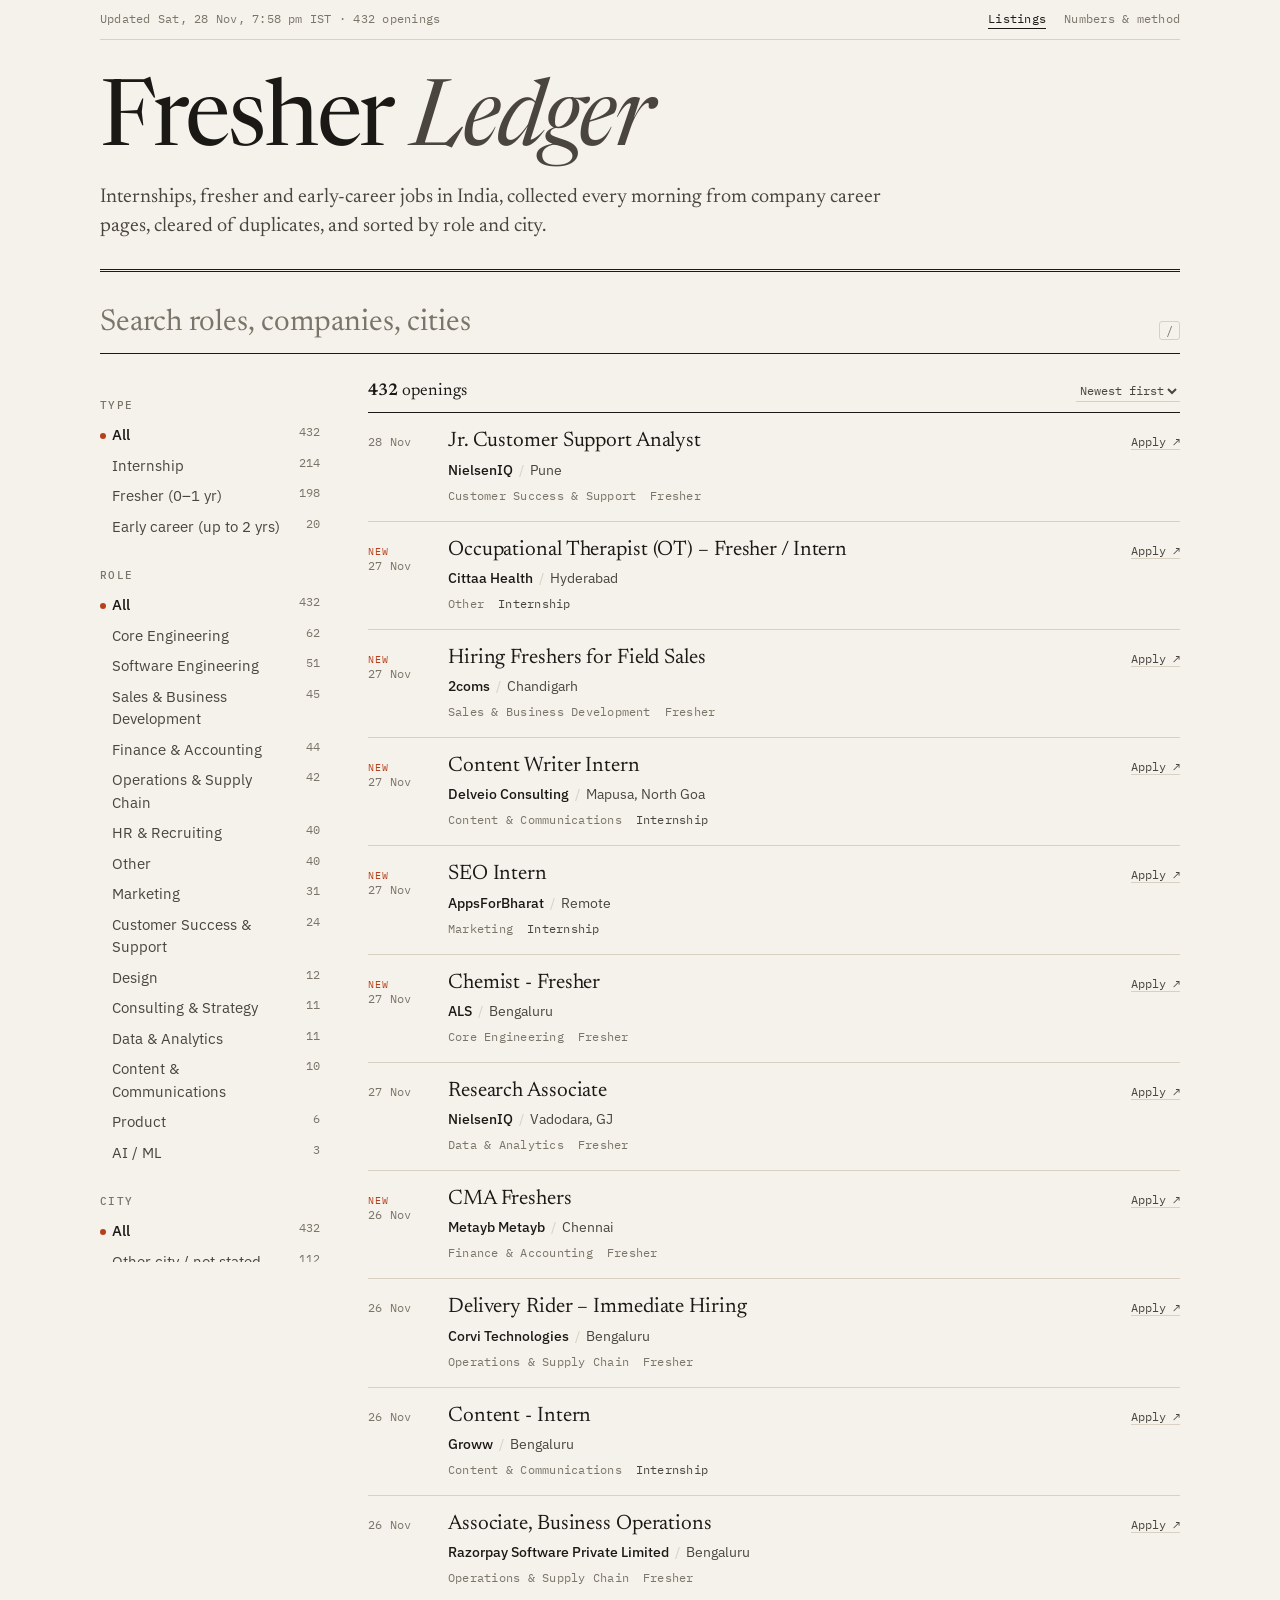
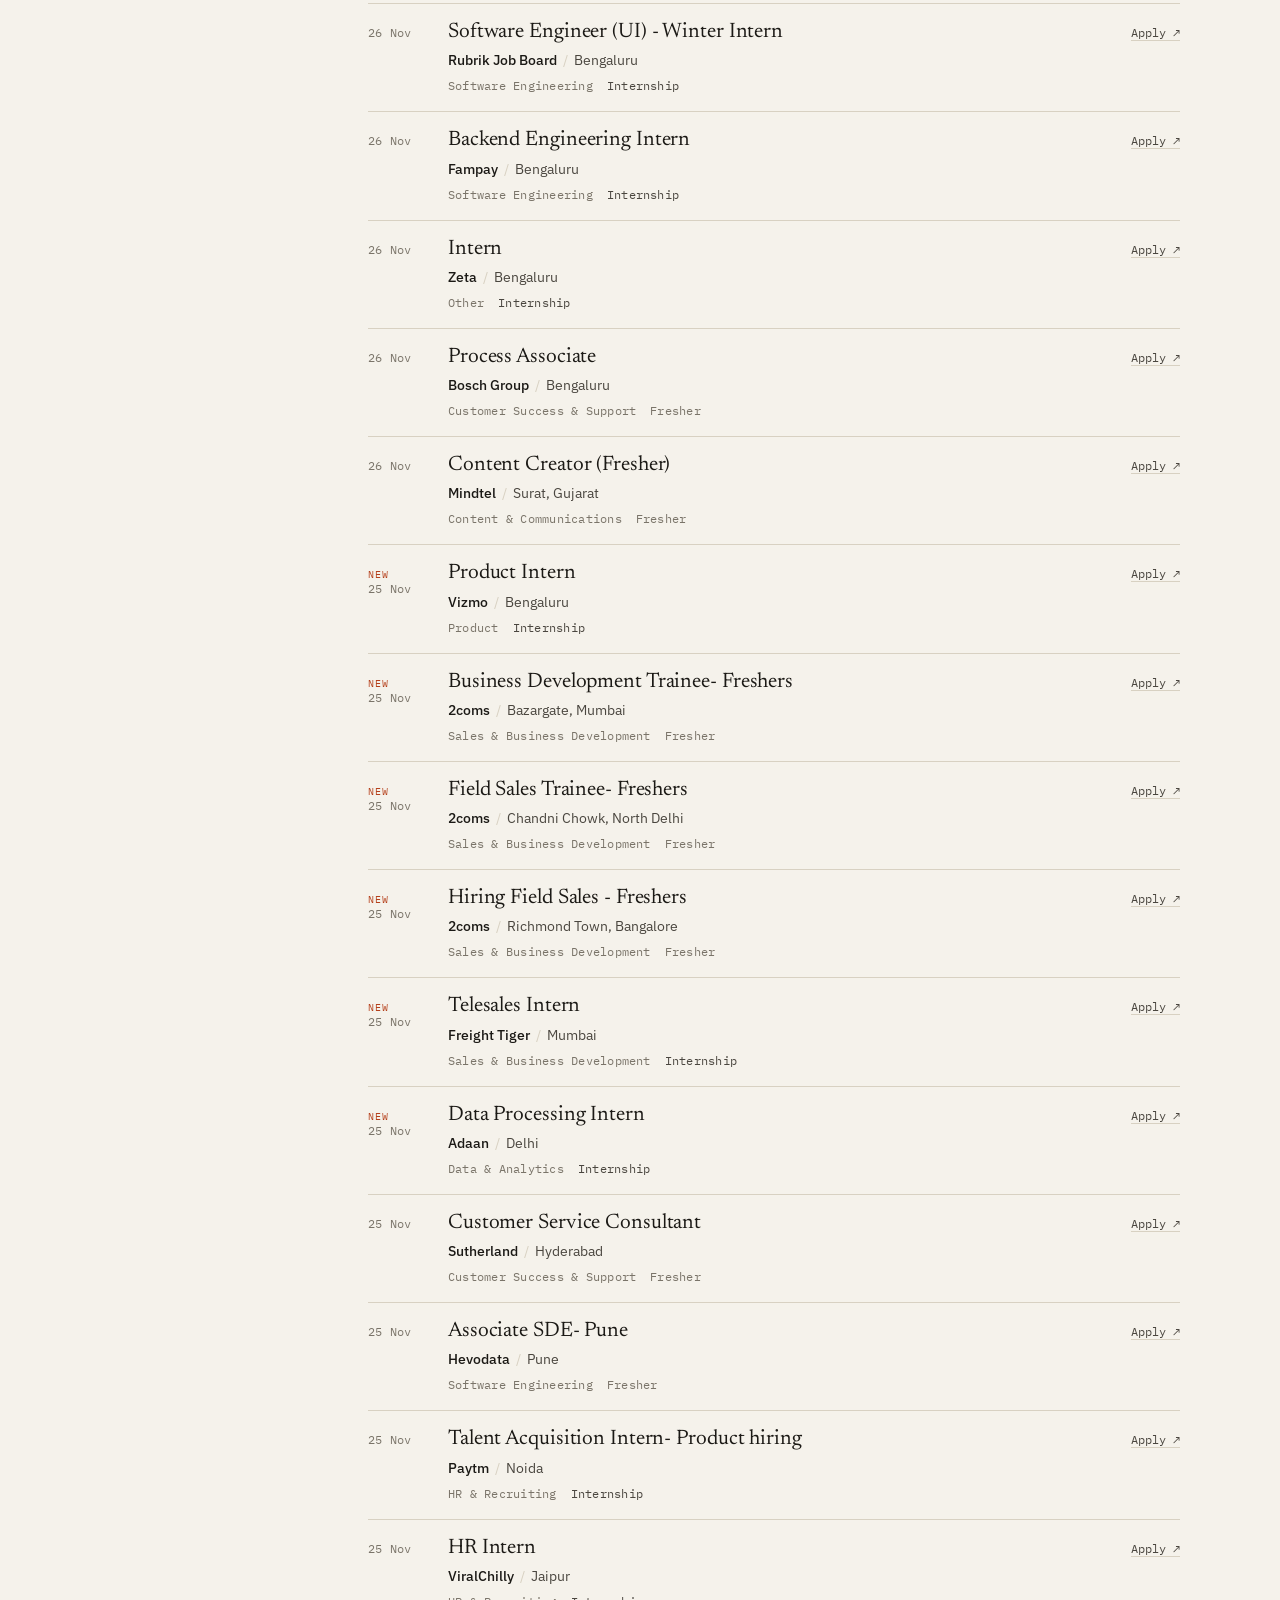
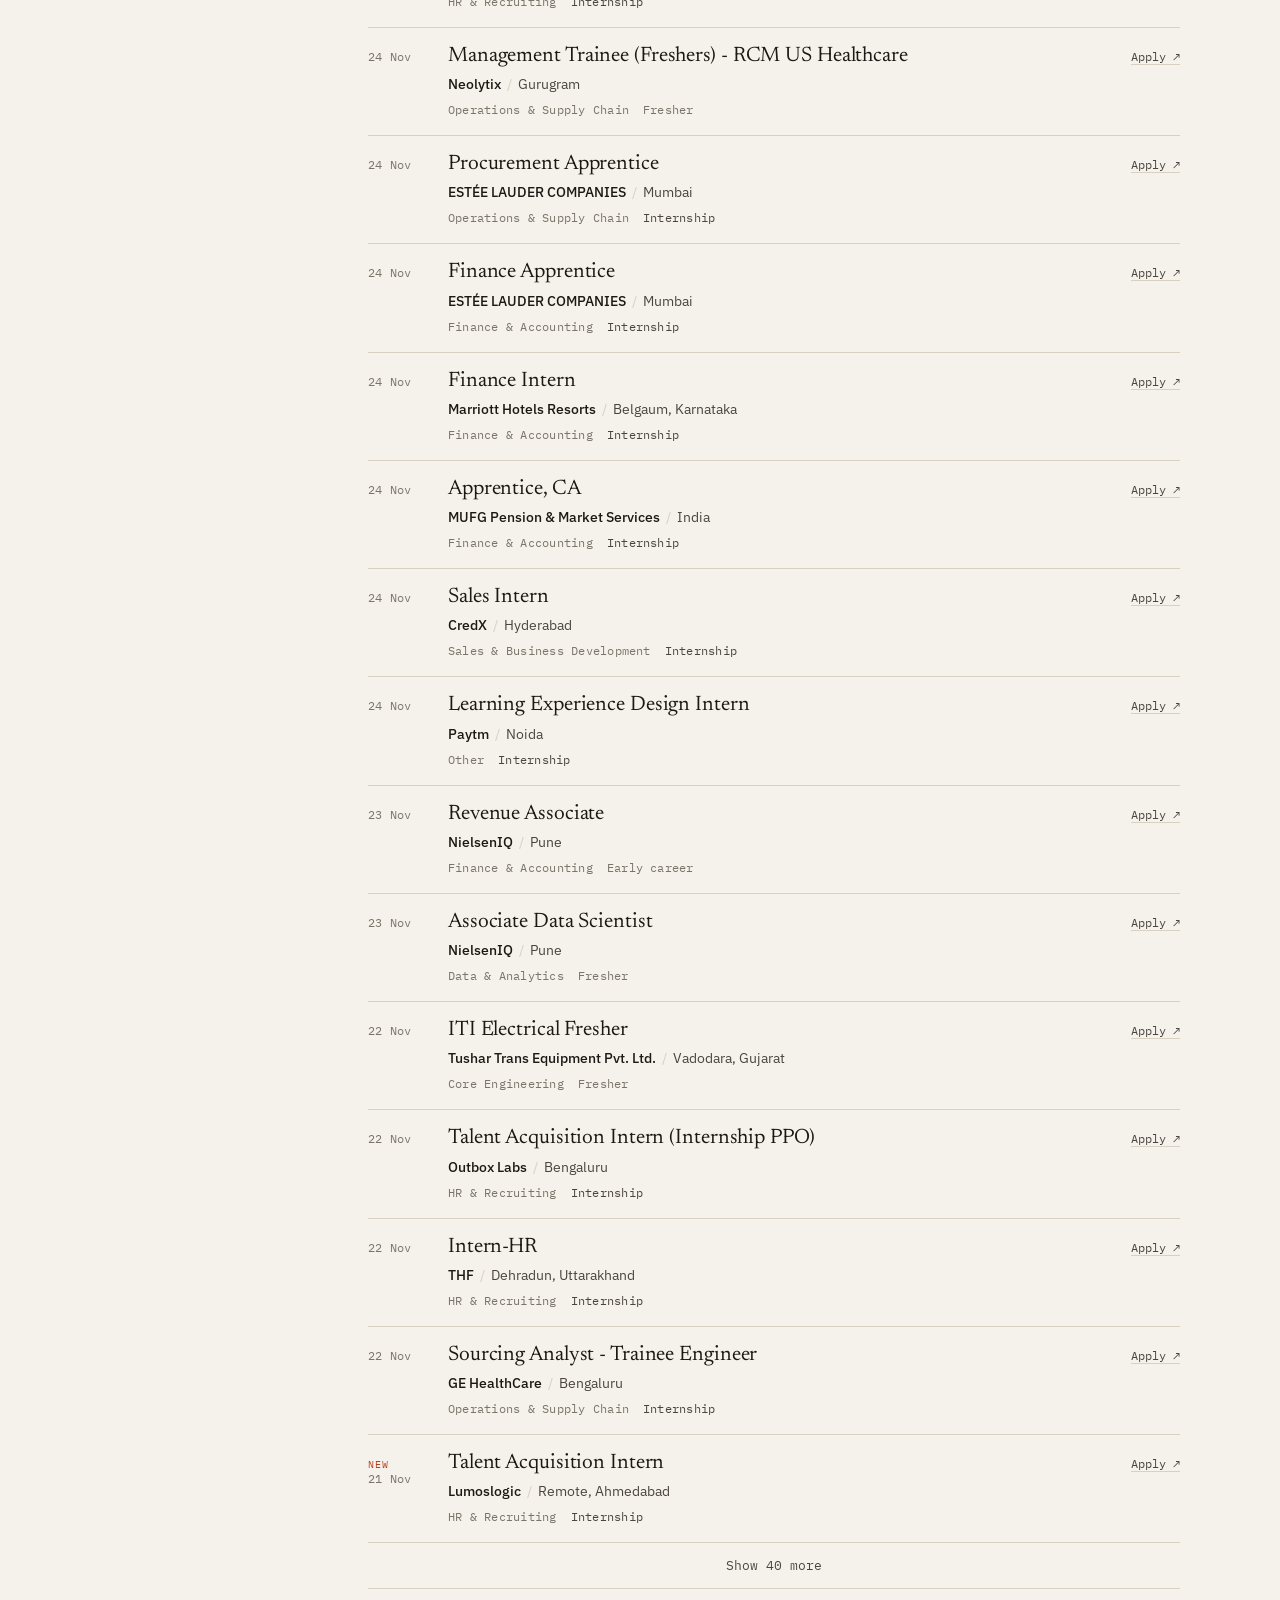
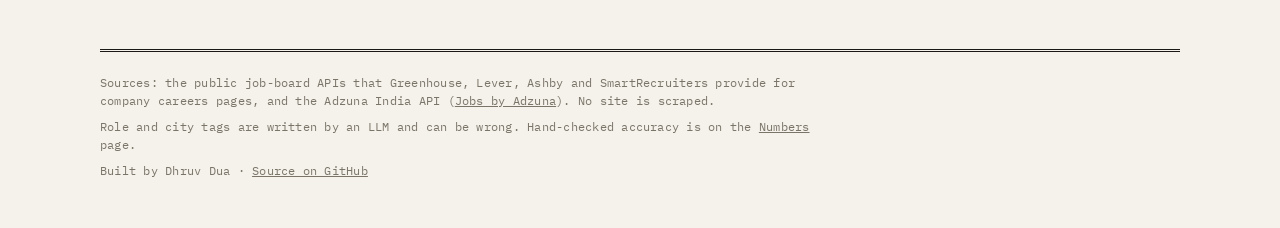
<file: site/index.html>
<!doctype html>
<html lang="en">
<head>
  <meta charset="utf-8">
  <meta name="viewport" content="width=device-width, initial-scale=1">
  <title>Fresher Ledger: internships and entry-level jobs in India</title>
  <meta name="description" content="Internships and fresher jobs in India, collected every morning from company career pages, de-duplicated and sorted by role and city.">
  <link rel="icon" href="data:image/svg+xml,<svg xmlns='http://www.w3.org/2000/svg' viewBox='0 0 32 32'><rect width='32' height='32' fill='%231b1915'/><text x='16' y='23' font-family='Georgia' font-size='20' fill='%23f5f2eb' text-anchor='middle'>F</text></svg>">
  <link rel="preconnect" href="https://fonts.googleapis.com">
  <link rel="preconnect" href="https://fonts.gstatic.com" crossorigin>
  <link href="https://fonts.googleapis.com/css2?family=IBM+Plex+Mono:wght@400;500&family=IBM+Plex+Sans:wght@400;500&family=Newsreader:ital,opsz,wght@0,6..72,400;0,6..72,600;1,6..72,400&display=swap" rel="stylesheet">
  <link rel="stylesheet" href="style.css">
</head>
<body>
  <div class="wrap">
    <div class="topline mono">
      <span id="updated">Loading today's edition</span>
      <nav aria-label="Pages">
        <a href="./" aria-current="page">Listings</a>
        <a href="stats.html">Numbers &amp; method</a>
      </nav>
    </div>

    <header class="masthead">
      <h1>Fresher <em>Ledger</em></h1>
      <p class="dek">Internships, fresher and early-career jobs in India, collected every morning from
        company career pages, cleared of duplicates, and sorted by role and city.</p>
    </header>

    <div class="search" role="search">
      <label for="q" class="visually-hidden">Search jobs</label>
      <input id="q" type="search" autocomplete="off" spellcheck="false"
             placeholder="Search roles, companies, cities">
      <kbd aria-hidden="true">/</kbd>
    </div>

    <div class="layout">
      <aside class="filters" aria-label="Filters">
        <details id="filterbox">
          <summary class="mono"><span id="filtersummary">Filter by role, city, type</span></summary>
          <div class="facet"><h2>Type</h2><ul id="f-level"></ul></div>
          <div class="facet"><h2>Role</h2><ul id="f-role"></ul></div>
          <div class="facet"><h2>City</h2><ul id="f-city"></ul></div>
        </details>
      </aside>

      <main>
        <div class="resultbar">
          <div class="count" id="count" aria-live="polite"></div>
          <div class="actions">
            <button class="linkbtn" id="clear" hidden>Clear filters</button>
            <label class="visually-hidden" for="sort">Sort</label>
            <select id="sort" class="sort">
              <option value="new">Newest first</option>
              <option value="company">Company A–Z</option>
            </select>
          </div>
        </div>
        <ol class="list" id="list"><li class="skeleton">Fetching listings…</li></ol>
        <button class="morebtn" id="more" hidden>Show more</button>
      </main>
    </div>

    <footer class="mono">
      <p>Sources: the public job-board APIs that Greenhouse, Lever, Ashby and SmartRecruiters
        provide for company careers pages, and the Adzuna India API
        (<a href="https://www.adzuna.in" rel="noopener">Jobs by Adzuna</a>). No site is scraped.</p>
      <p>Role and city tags are written by an LLM and can be wrong. Hand-checked accuracy is on the
        <a href="stats.html">Numbers</a> page.</p>
      <p>Built by Dhruv Dua · <a href="https://github.com/dhruvdua14/beep-fresher-jobs" rel="noopener">Source on GitHub</a></p>
    </footer>
  </div>
  <script src="app.js"></script>
</body>
</html>
</file>
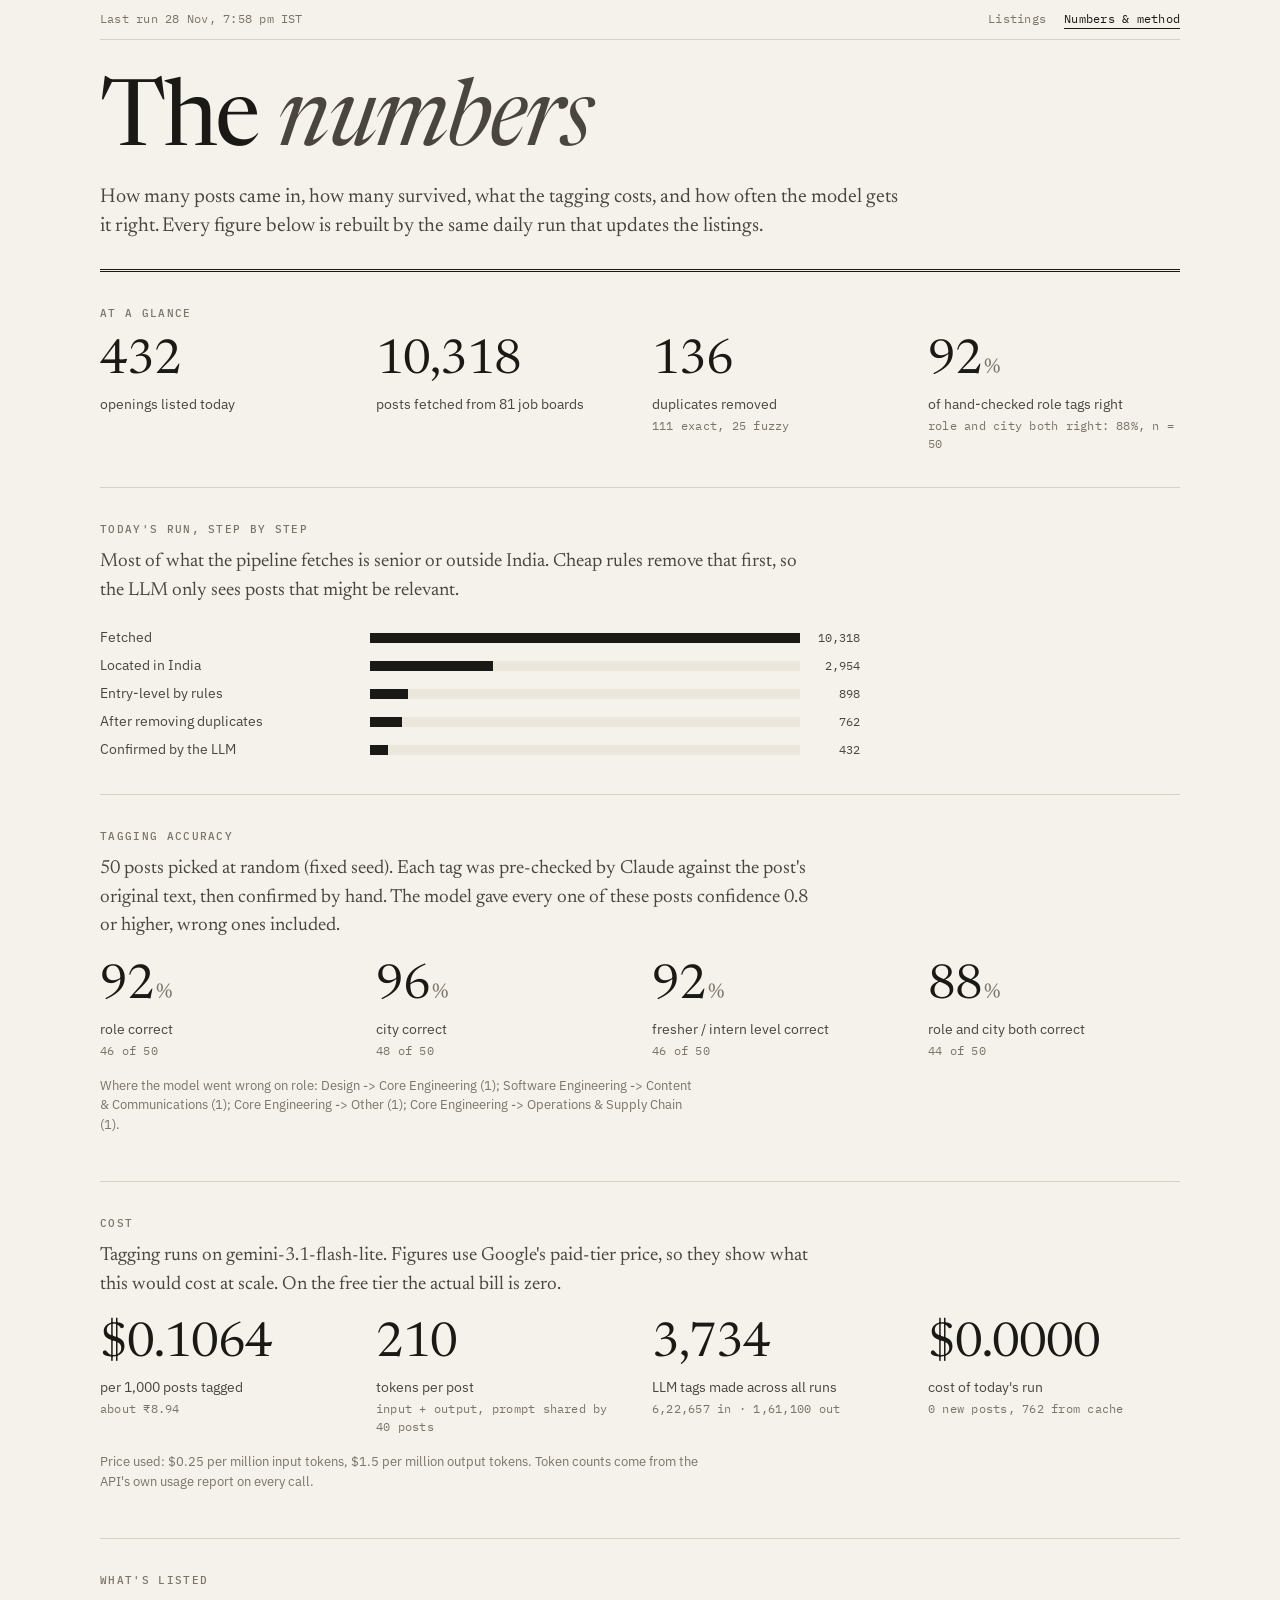
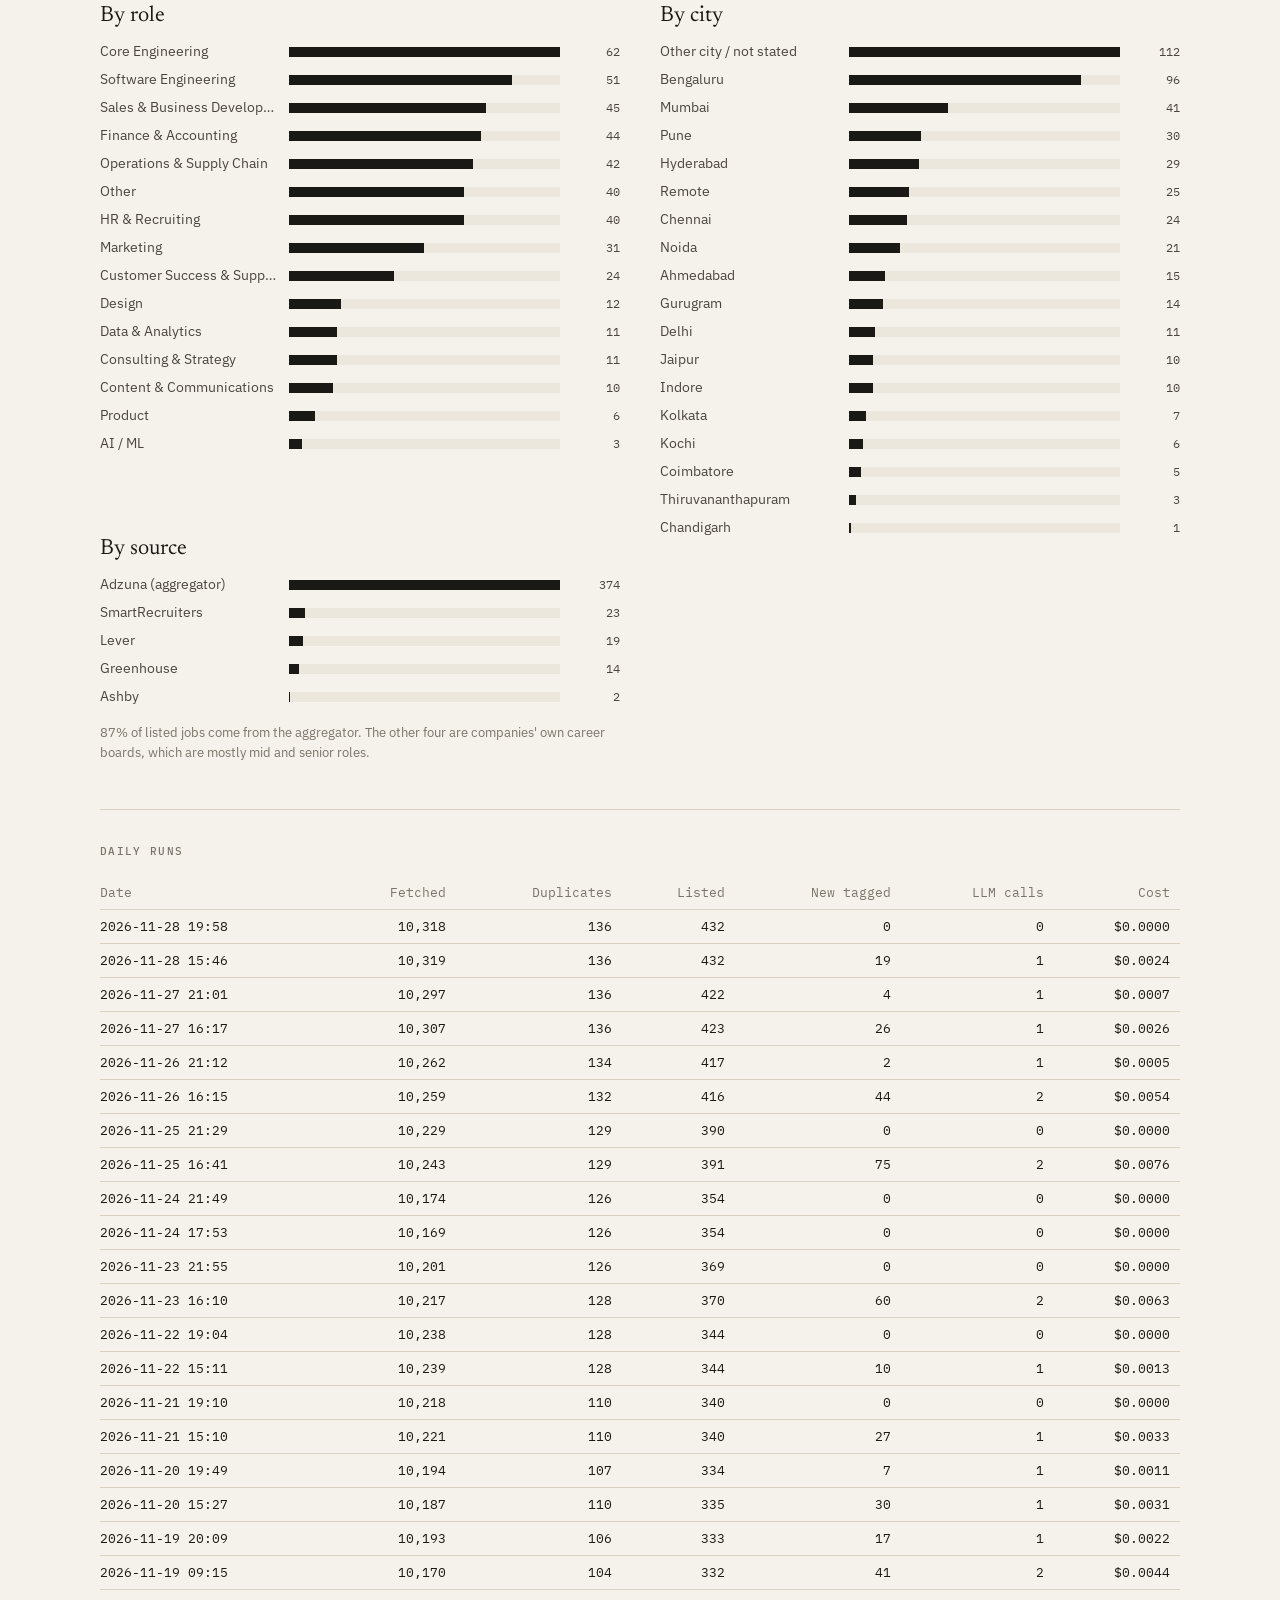
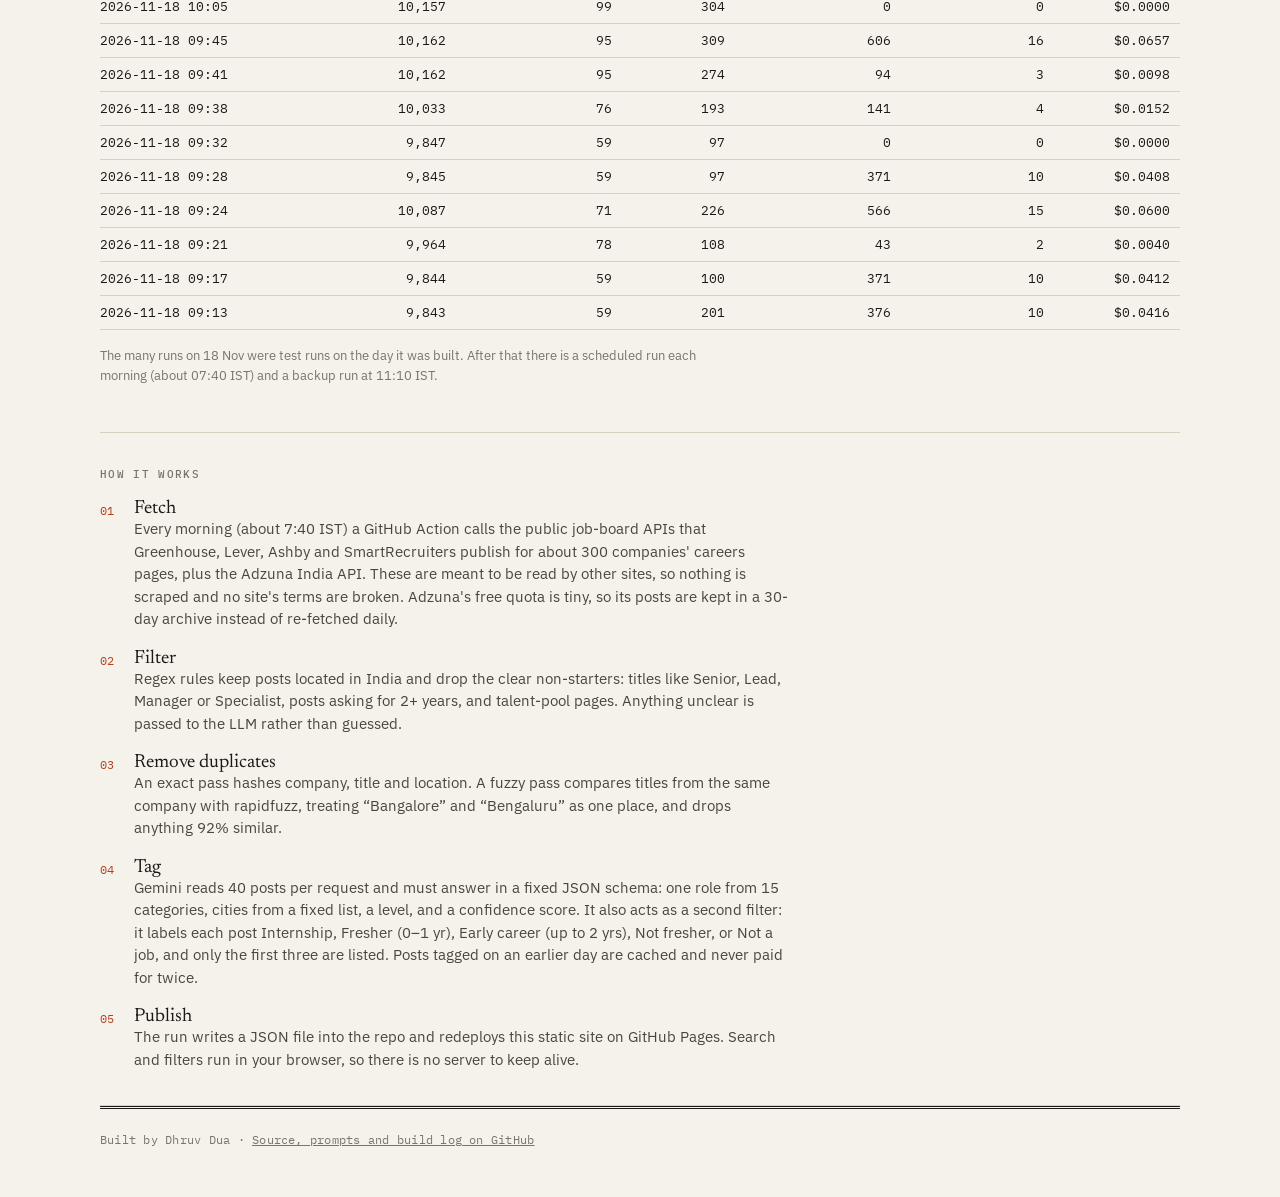
<file: site/stats.html>
<!doctype html>
<html lang="en">
<head>
  <meta charset="utf-8">
  <meta name="viewport" content="width=device-width, initial-scale=1">
  <title>Numbers &amp; method · Fresher Ledger</title>
  <link rel="icon" href="data:image/svg+xml,<svg xmlns='http://www.w3.org/2000/svg' viewBox='0 0 32 32'><rect width='32' height='32' fill='%231b1915'/><text x='16' y='23' font-family='Georgia' font-size='20' fill='%23f5f2eb' text-anchor='middle'>F</text></svg>">
  <link rel="preconnect" href="https://fonts.googleapis.com">
  <link rel="preconnect" href="https://fonts.gstatic.com" crossorigin>
  <link href="https://fonts.googleapis.com/css2?family=IBM+Plex+Mono:wght@400;500&family=IBM+Plex+Sans:wght@400;500&family=Newsreader:ital,opsz,wght@0,6..72,400;0,6..72,600;1,6..72,400&display=swap" rel="stylesheet">
  <link rel="stylesheet" href="style.css">
</head>
<body>
  <div class="wrap">
    <div class="topline mono">
      <span id="updated">Loading</span>
      <nav aria-label="Pages">
        <a href="./">Listings</a>
        <a href="stats.html" aria-current="page">Numbers &amp; method</a>
      </nav>
    </div>

    <header class="masthead">
      <h1>The <em>numbers</em></h1>
      <p class="dek">How many posts came in, how many survived, what the tagging costs,
        and how often the model gets it right. Every figure below is rebuilt by the
        same daily run that updates the listings.</p>
    </header>

    <section class="section">
      <h2>At a glance</h2>
      <div class="figures" id="glance"></div>
    </section>

    <section class="section">
      <h2>Today's run, step by step</h2>
      <p class="lead">Most of what the pipeline fetches is senior or outside India. Cheap rules
        remove that first, so the LLM only sees posts that might be relevant.</p>
      <div class="bars" id="funnel"></div>
    </section>

    <section class="section">
      <h2>Tagging accuracy</h2>
      <p class="lead" id="evalLead">Fifty posts picked at random and checked by hand against the original listing.</p>
      <div class="figures" id="eval"></div>
      <div id="confusions"></div>
    </section>

    <section class="section">
      <h2>Cost</h2>
      <p class="lead" id="costLead"></p>
      <div class="figures" id="cost"></div>
      <p class="note" id="costNote"></p>
    </section>

    <section class="section">
      <h2>What's listed</h2>
      <div class="cols">
        <div><h3>By role</h3><div class="bars" id="byRole"></div></div>
        <div><h3>By city</h3><div class="bars" id="byCity"></div></div>
      </div>
      <div class="cols">
        <div><h3>By source</h3><div class="bars" id="bySource"></div>
          <p class="note" id="sourceNote"></p></div>
      </div>
    </section>

    <section class="section">
      <h2>Daily runs</h2>
      <div class="tablewrap"><table class="log" id="runs"></table></div>
      <p class="note">The many runs on 18 Nov were test runs on the day it was built. After that
        there is a scheduled run each morning (about 07:40 IST) and a backup run at 11:10 IST.</p>
    </section>

    <section class="section">
      <h2>How it works</h2>
      <ol class="steps">
        <li><div><b>Fetch</b><span>Every morning (about 7:40 IST) a GitHub Action calls the public
          job-board APIs that Greenhouse, Lever, Ashby and SmartRecruiters publish for about 300
          companies' careers pages, plus the Adzuna India API. These are meant to be read by
          other sites, so nothing is scraped and no site's terms are broken. Adzuna's free quota
          is tiny, so its posts are kept in a 30-day archive instead of re-fetched daily.</span></div></li>
        <li><div><b>Filter</b><span>Regex rules keep posts located in India and drop the clear
          non-starters: titles like Senior, Lead, Manager or Specialist, posts asking for 2+ years,
          and talent-pool pages. Anything unclear is passed to the LLM rather than guessed.</span></div></li>
        <li><div><b>Remove duplicates</b><span>An exact pass hashes company, title and location.
          A fuzzy pass compares titles from the same company with rapidfuzz, treating
          “Bangalore” and “Bengaluru” as one place, and drops anything 92% similar.</span></div></li>
        <li><div><b>Tag</b><span>Gemini reads 40 posts per request and must answer in a fixed JSON
          schema: one role from 15 categories, cities from a fixed list, a level, and a confidence
          score. It also acts as a second filter: it labels each post Internship, Fresher (0–1 yr),
          Early career (up to 2 yrs), Not fresher, or Not a job, and only the first three are listed. Posts
          tagged on an earlier day are cached and never paid for twice.</span></div></li>
        <li><div><b>Publish</b><span>The run writes a JSON file into the repo and redeploys this
          static site on GitHub Pages. Search and filters run in your browser, so there is
          no server to keep alive.</span></div></li>
      </ol>
    </section>

    <footer class="mono">
      <p>Built by Dhruv Dua · <a href="https://github.com/dhruvdua14/beep-fresher-jobs" rel="noopener">Source, prompts and build log on GitHub</a></p>
    </footer>
  </div>
  <script src="stats.js"></script>
</body>
</html>
</file>
<file: site/style.css>
/* ------------------------------------------------------------------
   Fresher Ledger: one stylesheet, no framework.
   The look is a printed ledger: paper, ink, hairline rules, one accent.
   ------------------------------------------------------------------ */

:root {
  --paper: #f5f2eb;
  --paper-2: #ece7dc;
  --ink: #1b1915;
  --ink-2: #4a463f;
  --muted: #7a7469;
  --rule: #d8d1c2;
  --accent: #b5401b;          /* vermilion: used only for "new", focus and active state */
  --serif: "Newsreader", Georgia, "Times New Roman", serif;
  --sans: "IBM Plex Sans", system-ui, -apple-system, "Segoe UI", sans-serif;
  --mono: "IBM Plex Mono", ui-monospace, Menlo, monospace;
  --wrap: 1120px;
}

@media (prefers-color-scheme: dark) {
  :root {
    --paper: #161512;
    --paper-2: #1f1d19;
    --ink: #ece7dc;
    --ink-2: #c9c2b4;
    --muted: #8f887b;
    --rule: #34312b;
    --accent: #e4774f;
  }
}

* { box-sizing: border-box; }
html { -webkit-text-size-adjust: 100%; }
body {
  margin: 0;
  background: var(--paper);
  color: var(--ink);
  font: 15px/1.5 var(--sans);
  -webkit-font-smoothing: antialiased;
}
a { color: inherit; }
::selection { background: var(--accent); color: var(--paper); }
:focus-visible { outline: 2px solid var(--accent); outline-offset: 2px; }

.wrap { max-width: var(--wrap); margin: 0 auto; padding: 0 20px; }
.mono { font-family: var(--mono); font-size: 12px; letter-spacing: .02em; }
.muted { color: var(--muted); }
.visually-hidden { position: absolute; width: 1px; height: 1px; overflow: hidden; clip: rect(0 0 0 0); }

/* ---------------------------------------------------------- masthead */

.topline {
  border-bottom: 1px solid var(--rule);
  padding: 10px 0;
  display: flex; gap: 16px; justify-content: space-between; flex-wrap: wrap;
  color: var(--muted);
}
.topline nav { display: flex; gap: 18px; }
.topline nav a { text-decoration: none; }
.topline nav a[aria-current="page"] { color: var(--ink); border-bottom: 1px solid var(--ink); }
.topline nav a:hover { color: var(--ink); }

.masthead { padding: 40px 0 28px; border-bottom: 3px double var(--ink); }
.masthead h1 {
  font: 400 clamp(44px, 9vw, 92px)/.95 var(--serif);
  letter-spacing: -.025em;
  margin: 0;
}
.masthead h1 em { font-style: italic; color: var(--ink-2); }
.dek {
  font: 400 clamp(17px, 2.2vw, 20px)/1.45 var(--serif);
  color: var(--ink-2);
  max-width: 40em;
  margin: 16px 0 0;
}

/* ---------------------------------------------------------- search */

.search { padding: 26px 0 8px; position: relative; }
.search input {
  width: 100%;
  border: 0; border-bottom: 1px solid var(--ink);
  background: transparent; color: var(--ink);
  font: 400 clamp(22px, 3.4vw, 30px)/1.3 var(--serif);
  padding: 6px 48px 10px 0;
  border-radius: 0;
  -webkit-appearance: none;
}
.search input::placeholder { color: var(--muted); }
/* the browser's own blue clear "x" doesn't fit the page; Esc and "Clear filters" do the job */
.search input::-webkit-search-cancel-button { -webkit-appearance: none; appearance: none; }
.search input:focus { outline: none; border-bottom-color: var(--accent); }
.search kbd {
  position: absolute; right: 0; bottom: 22px;
  font: 12px var(--mono); color: var(--muted);
  border: 1px solid var(--rule); padding: 1px 6px; border-radius: 3px;
}

/* ---------------------------------------------------------- layout */

.layout { display: grid; grid-template-columns: 1fr; gap: 0; padding-bottom: 60px; }
@media (min-width: 900px) {
  .layout { grid-template-columns: 220px minmax(0, 1fr); gap: 48px; }
}

/* ---------------------------------------------------------- filters (index) */

.filters { padding-top: 18px; }
.filters details > summary {
  list-style: none; cursor: pointer;
  padding: 12px 0; border-bottom: 1px solid var(--rule);
  display: flex; justify-content: space-between;
}
.filters details > summary::-webkit-details-marker { display: none; }
.filters details > summary::after { content: "+"; font-family: var(--mono); }
.filters details[open] > summary::after { content: "−"; }
@media (min-width: 900px) {
  .filters details > summary { display: none; }
  .filters { position: sticky; top: 0; align-self: start; max-height: 100vh; overflow: auto; padding-bottom: 24px; }
}

.facet { margin: 18px 0 26px; }
.facet h2 {
  font: 500 11px var(--mono); text-transform: uppercase; letter-spacing: .12em;
  color: var(--muted); margin: 0 0 8px;
}
.facet ul { list-style: none; margin: 0; padding: 0; }
.facet button {
  all: unset; box-sizing: border-box; cursor: pointer;
  width: 100%; display: flex; justify-content: space-between; gap: 12px;
  padding: 4px 0 4px 12px; position: relative;
  color: var(--ink-2);
}
.facet button:hover { color: var(--ink); }
.facet button:focus-visible { outline: 2px solid var(--accent); }
.facet button .n { font: 12px var(--mono); color: var(--muted); }
.facet button[aria-pressed="true"] { color: var(--ink); font-weight: 500; }
.facet button[aria-pressed="true"]::before {
  content: ""; position: absolute; left: 0; top: 50%; width: 6px; height: 6px;
  margin-top: -3px; background: var(--accent); border-radius: 50%;
}
.facet button[disabled] { opacity: .35; cursor: default; }

/* ---------------------------------------------------------- results */

.resultbar {
  display: flex; justify-content: space-between; align-items: baseline; gap: 12px;
  padding: 18px 0 10px; border-bottom: 1px solid var(--ink);
  flex-wrap: wrap;
}
.resultbar .count { font: 400 17px var(--serif); }
.resultbar .count b { font-weight: 600; }
.resultbar .actions { display: flex; gap: 14px; align-items: center; }
.linkbtn {
  all: unset; cursor: pointer; font: 12px var(--mono); color: var(--muted);
  text-decoration: underline; text-underline-offset: 3px;
}
.linkbtn:hover { color: var(--ink); }
select.sort {
  font: 12px var(--mono); color: var(--ink-2); background: transparent;
  border: 0; border-bottom: 1px solid var(--rule); padding: 2px 0; cursor: pointer;
}

.list { list-style: none; margin: 0; padding: 0; }
.row {
  display: grid; grid-template-columns: 56px minmax(0, 1fr); gap: 4px 16px;
  padding: 16px 0; border-bottom: 1px solid var(--rule);
}
@media (min-width: 640px) {
  .row { grid-template-columns: 64px minmax(0, 1fr) auto; align-items: baseline; }
}
.row .date { color: var(--muted); padding-top: 4px; line-height: 1.3; }
.row .date .new { color: var(--accent); display: block; text-transform: uppercase; letter-spacing: .1em; font-size: 10px; }
.row h3 { margin: 0; font: 400 21px/1.25 var(--serif); letter-spacing: -.005em; }
.row h3 a { text-decoration: none; }
.row h3 a:hover { text-decoration: underline; text-decoration-thickness: 1px; text-underline-offset: 4px; }
.row .meta { margin-top: 4px; color: var(--ink-2); font-size: 14px; }
.row .meta .co { font-weight: 500; color: var(--ink); }
.row .meta .sep { color: var(--rule); margin: 0 6px; }
.row .tags { margin-top: 6px; display: flex; flex-wrap: wrap; gap: 6px 14px; color: var(--muted); }
.row .tags .lvl-Internship { color: var(--ink-2); }
.row .apply {
  grid-column: 2; font: 12px var(--mono); color: var(--ink-2);
  text-decoration: none; border-bottom: 1px solid var(--rule); justify-self: start; margin-top: 8px;
}
@media (min-width: 640px) {
  .row .apply { grid-column: 3; margin-top: 0; }
}
.row .apply:hover { color: var(--accent); border-color: var(--accent); }

mark { background: none; color: inherit; box-shadow: inset 0 -0.45em 0 rgba(181, 64, 27, .18); }

.empty { padding: 48px 0; font: 400 20px/1.5 var(--serif); color: var(--ink-2); }
.more { display: block; margin: 24px auto 0; }
.morebtn {
  all: unset; cursor: pointer; display: block; text-align: center; width: 100%;
  padding: 14px 0; border-bottom: 1px solid var(--rule); font: 13px var(--mono); color: var(--ink-2);
}
.morebtn:hover { color: var(--ink); background: var(--paper-2); }

.skeleton { padding: 48px 0; color: var(--muted); font: 400 18px var(--serif); }

/* ---------------------------------------------------------- footer */

footer {
  border-top: 3px double var(--ink); padding: 22px 0 48px; color: var(--muted);
  display: grid; gap: 8px;
}
footer p { margin: 0; max-width: 60em; }

/* ---------------------------------------------------------- stats page */

.section { padding: 34px 0; border-bottom: 1px solid var(--rule); }
.section > h2 {
  font: 500 11px var(--mono); text-transform: uppercase; letter-spacing: .12em;
  color: var(--muted); margin: 0 0 18px;
}
.section > p.lead { font: 400 19px/1.5 var(--serif); color: var(--ink-2); max-width: 38em; margin: -6px 0 22px; }

.figures { display: grid; grid-template-columns: repeat(2, 1fr); gap: 26px 24px; }
@media (min-width: 760px) { .figures { grid-template-columns: repeat(4, 1fr); } }
.figure .big { font: 400 clamp(34px, 5vw, 48px)/1 var(--serif); letter-spacing: -.02em; }
.figure .big small { font-size: .45em; color: var(--muted); margin-left: 2px; }
.figure .label { margin-top: 8px; color: var(--ink-2); font-size: 14px; }
.figure .label .mono { display: block; color: var(--muted); margin-top: 2px; }

.bars { display: grid; gap: 7px; max-width: 760px; }
.bar { display: grid; grid-template-columns: minmax(130px, 34%) 1fr 48px; gap: 12px; align-items: center; }
.bar .name { font-size: 14px; color: var(--ink-2); white-space: nowrap; overflow: hidden; text-overflow: ellipsis; }
.bar .track { height: 10px; background: var(--paper-2); }
.bar .fill { height: 100%; background: var(--ink); }
.bar .val { font: 12px var(--mono); text-align: right; color: var(--ink-2); }
.bar.drop .fill { background: var(--muted); }

.cols { display: grid; gap: 40px; }
@media (min-width: 900px) { .cols { grid-template-columns: 1fr 1fr; } }
.cols h3 { font: 400 22px var(--serif); margin: 0 0 14px; }

table.log { width: 100%; border-collapse: collapse; font: 13px var(--mono); }
table.log th, table.log td { text-align: right; padding: 8px 10px; border-bottom: 1px solid var(--rule); white-space: nowrap; }
table.log th:first-child, table.log td:first-child { text-align: left; padding-left: 0; }
table.log th { color: var(--muted); font-weight: 400; }
.tablewrap { overflow-x: auto; }

ol.steps { margin: 0; padding: 0; list-style: none; counter-reset: s; display: grid; gap: 18px; max-width: 46em; }
ol.steps li { counter-increment: s; display: grid; grid-template-columns: 34px 1fr; }
ol.steps li::before { content: counter(s, decimal-leading-zero); font: 12px var(--mono); color: var(--accent); padding-top: 4px; }
ol.steps b { font: 400 19px var(--serif); display: block; }
ol.steps span { color: var(--ink-2); }

.note { font-size: 13px; color: var(--muted); margin-top: 16px; max-width: 46em; }

/* `all: unset` on buttons would otherwise override the hidden attribute */
[hidden] { display: none !important; }
@media (max-width: 640px) { .search kbd { display: none; } }
.row h3 { overflow-wrap: anywhere; }
</file>
